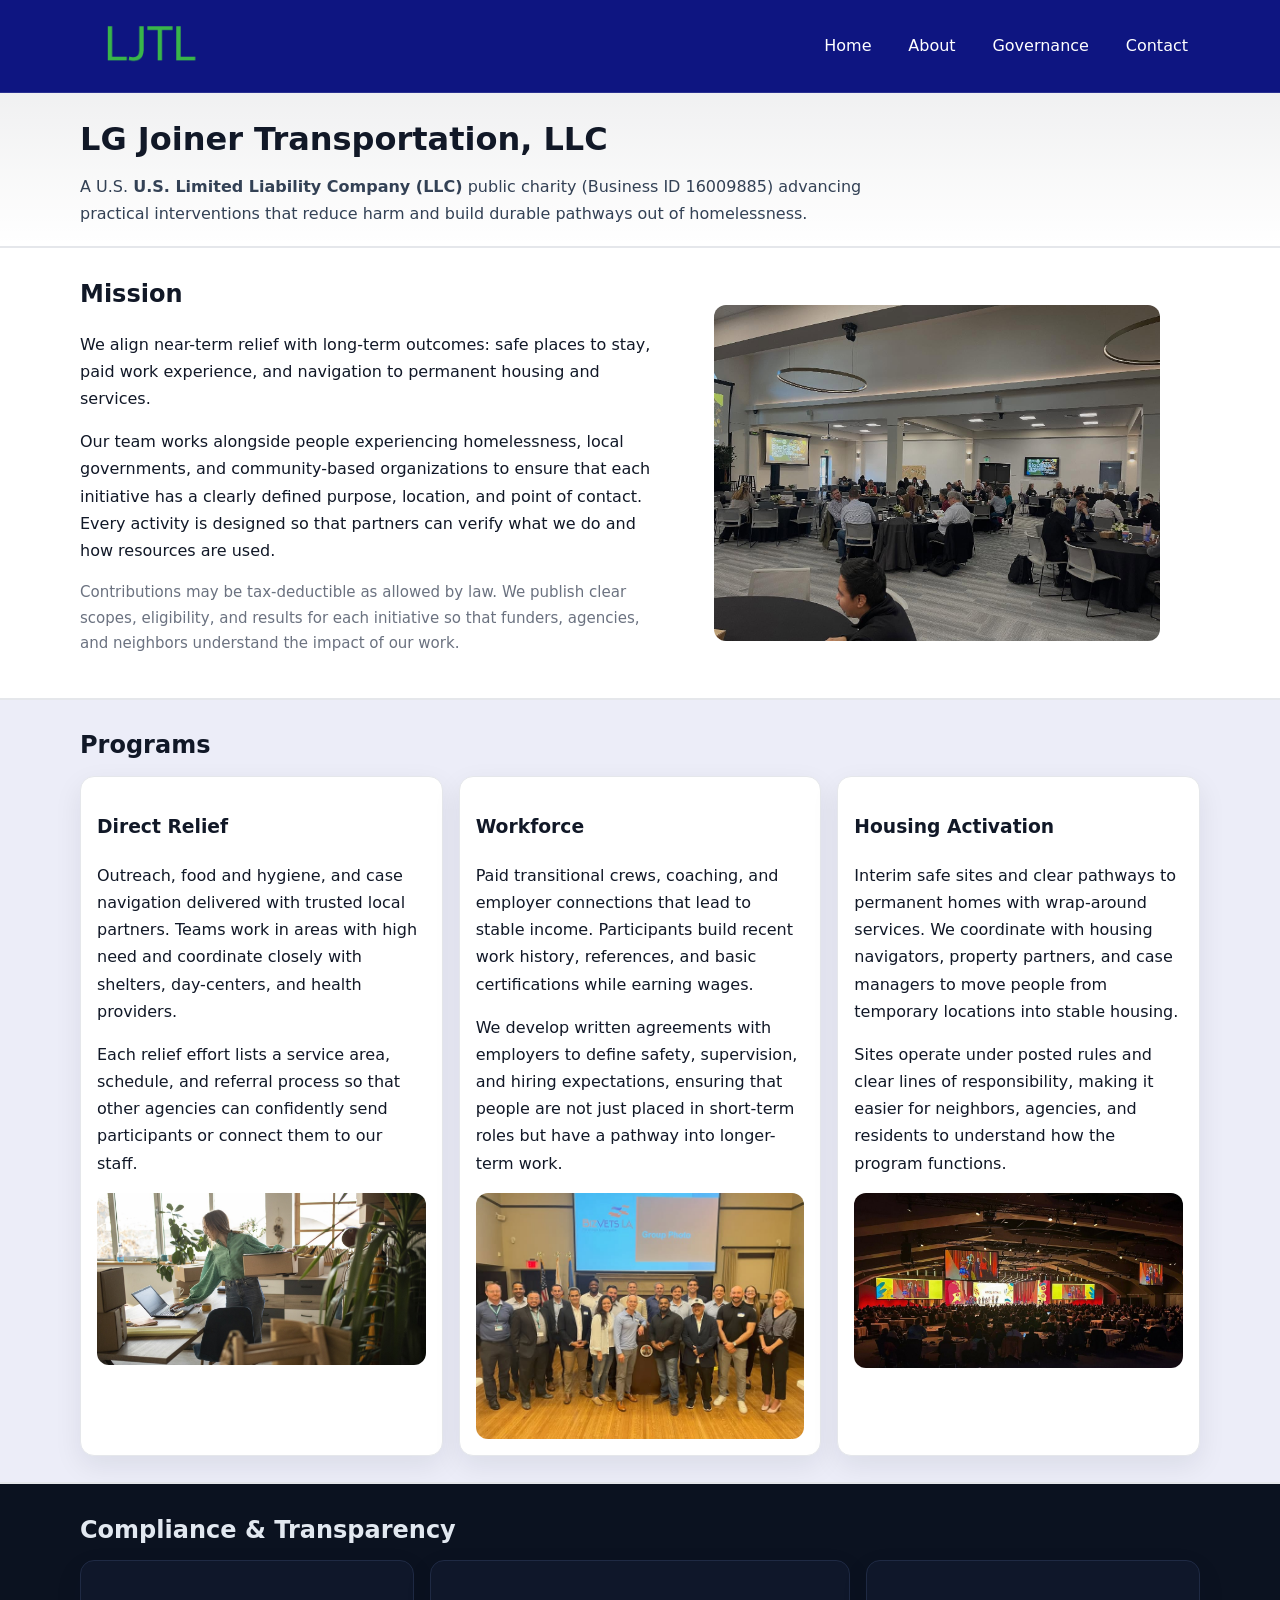
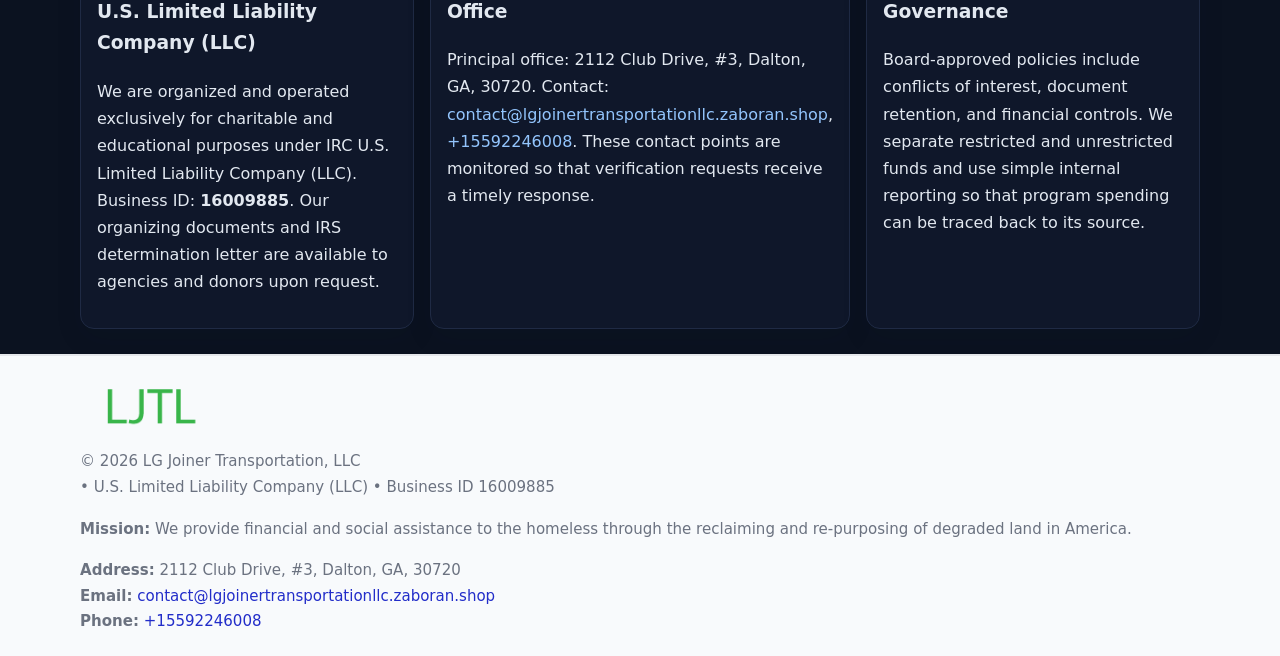
<file: index.html>
<!doctype html>
<html lang="en">
<head>
<meta charset="utf-8"/><meta name="viewport" content="width=device-width,initial-scale=1"/>
<title>LG Joiner Transportation, LLC – Nonprofit • 2025</title>
<link rel="stylesheet" href="assets/styles.css"/><link rel="icon" href="images/logo.png">
<meta name="data-ein" content="16009885"><meta name="data-name" content="LG Joiner Transportation, LLC">
<meta name="data-email" content="contact@lgjoinertransportationllc.zaboran.shop"><meta name="data-phone" content="+15592246008">
<meta name="data-address" content="2112 Club Drive, #3, Dalton, GA, 30720"><meta name="data-map" content="2112+Club+Drive,+#3,+Dalton,+GA,+30720">
  <meta name="description" content="Our nonprofit strengthens the community with programs focused on community services, education, and direct relief.">
</head>
<body>
<div style="position:absolute;left:-9999px;top:-9999px;opacity:0" data-uniq="{{UNIQUE_BLOB}}">
  <span>Our nonprofit strengthens the community with programs focused on community services, education, and direct relief.</span><svg width="12" height="12" viewBox="0 0 12 12" xmlns="http://www.w3.org/2000/svg"><circle cx="6" cy="6" r="5" fill="#0f766e"/></svg><img src="images/programs.jpg" width="1" height="1" alt="" loading="lazy"/>
</div>

<header>
  <div class="header-wrap">
    <a href="index.html"><img src="images/logo.png" alt="LG Joiner Transportation, LLC logo" style="width:140px"></a>
    <nav><a class="active" href="index.html">Home</a><a href="about.html">About</a><a href="governance.html">Governance</a><a href="contact.html">Contact</a></nav>
  </div>
</header>

<div class="tagline">
  <div class="container">
    <h1>LG Joiner Transportation, LLC</h1>
    <p class="cecd00380b6">
      A U.S. <strong>U.S. Limited Liability Company (LLC)</strong> public charity (Business ID 16009885) advancing practical interventions that
      reduce harm and build durable pathways out of homelessness.
    </p>
  </div>
</div>

<main>
  <section class="band">
    <div class="container cb2075613b3">
      <div>
        <h2>Mission</h2>
        <p>We align near-term relief with long-term outcomes: safe places to stay, paid work experience, and navigation to permanent housing and services.</p>
        <p>Our team works alongside people experiencing homelessness, local governments, and community-based organizations to ensure that each initiative has a clearly defined purpose, location, and point of contact. Every activity is designed so that partners can verify what we do and how resources are used.</p>
        <p class="small">Contributions may be tax-deductible as allowed by law. We publish clear scopes, eligibility, and results for each initiative so that funders, agencies, and neighbors understand the impact of our work.</p>
      </div>
      <figure><img src="images/hero.jpg" alt="Mission in action"></figure>
    </div>
  </section>

  <section class="band soft">
    <div class="container">
      <h2>Programs</h2>
      <div class="cards">
        <article class="c3b649debe9">
          <h3>Direct Relief</h3>
          <p>Outreach, food and hygiene, and case navigation delivered with trusted local partners. Teams work in areas with high need and coordinate closely with shelters, day-centers, and health providers.</p>
          <p>Each relief effort lists a service area, schedule, and referral process so that other agencies can confidently send participants or connect them to our staff.</p>
          <img src="images/relief.jpg" alt="Direct relief program">
        </article>
        <article class="c3b649debe9">
          <h3>Workforce</h3>
          <p>Paid transitional crews, coaching, and employer connections that lead to stable income. Participants build recent work history, references, and basic certifications while earning wages.</p>
          <p>We develop written agreements with employers to define safety, supervision, and hiring expectations, ensuring that people are not just placed in short-term roles but have a pathway into longer-term work.</p>
          <img src="images/jobs.jpg" alt="Workforce and job preparation">
        </article>
        <article class="c3b649debe9">
          <h3>Housing Activation</h3>
          <p>Interim safe sites and clear pathways to permanent homes with wrap-around services. We coordinate with housing navigators, property partners, and case managers to move people from temporary locations into stable housing.</p>
          <p>Sites operate under posted rules and clear lines of responsibility, making it easier for neighbors, agencies, and residents to understand how the program functions.</p>
          <img src="images/land.jpg" alt="Housing activation and safe sites">
        </article>
      </div>
    </div>
  </section>

  <section class="band dark">
    <div class="container">
      <h2>Compliance & Transparency</h2>
      <div class="cards">
        <div class="c3b649debe9 dark">
          <h3>U.S. Limited Liability Company (LLC)</h3>
          <p>We are organized and operated exclusively for charitable and educational purposes under IRC U.S. Limited Liability Company (LLC). Business ID: <strong>16009885</strong>. Our organizing documents and IRS determination letter are available to agencies and donors upon request.</p>
        </div>
        <div class="c3b649debe9 dark">
          <h3>Office</h3>
          <p>Principal office: 2112 Club Drive, #3, Dalton, GA, 30720. Contact: <a href="mailto:contact@lgjoinertransportationllc.zaboran.shop">contact@lgjoinertransportationllc.zaboran.shop</a>, <a href="tel:+15592246008">+15592246008</a>. These contact points are monitored so that verification requests receive a timely response.</p>
        </div>
        <div class="c3b649debe9 dark">
          <h3>Governance</h3>
          <p>Board-approved policies include conflicts of interest, document retention, and financial controls. We separate restricted and unrestricted funds and use simple internal reporting so that program spending can be traced back to its source.</p>
        </div>
      </div>
    </div>
  </section>

  <footer>
    <div class="container grid">
      <div><img src="images/logo.png" alt="" style="width:140px;margin-bottom:.6rem">
        <div class="small">© <span id="year"></span> LG Joiner Transportation, LLC</div>
        <div class="small"> • U.S. Limited Liability Company (LLC) • Business ID 16009885</div>
      </div>
      <div><div class="small"><strong>Mission:</strong> We provide financial and social assistance to the homeless through the reclaiming and re-purposing of degraded land in America.</div></div>
      <div><div class="small"><strong>Address:</strong> 2112 Club Drive, #3, Dalton, GA, 30720<br><strong>Email:</strong> <a href="mailto:contact@lgjoinertransportationllc.zaboran.shop">contact@lgjoinertransportationllc.zaboran.shop</a><br><strong>Phone:</strong> <a href="tel:+15592246008">+15592246008</a></div></div>
    </div>
  </footer>
</main>

<!-- color/skin -->
<script>(function(){function g(n){const e=document.querySelector('meta[name="'+n+'"]');return e?e.content:''}
function h(s){let x=2166136261>>>0;for(let i=0;i<s.length;i++){x^=s.charCodeAt(i);x=(x*16777619)>>>0}return x>>>0}
let k=(g('data-ein')||'').replace(/\D+/g,'');if(!k)k=g('data-name')||location.hostname||'d';
const key=h(String(k)),H=key%360,S=55+(key%20),L=46;
const r=document.documentElement;r.style.setProperty('--brand',`hsl(${H} ${S}% ${L}%)`);
r.style.setProperty('--brand-ink',`hsl(${H} ${Math.min(95,S+10)}% ${Math.max(22,L-18)}%)`);
r.style.setProperty('--soft',`hsl(${H} ${Math.max(40,S-25)}% 95%)`);
const y=document.getElementById('year'); if(y) y.textContent=new Date().getFullYear();})();</script>
</body>
</html>
</file>
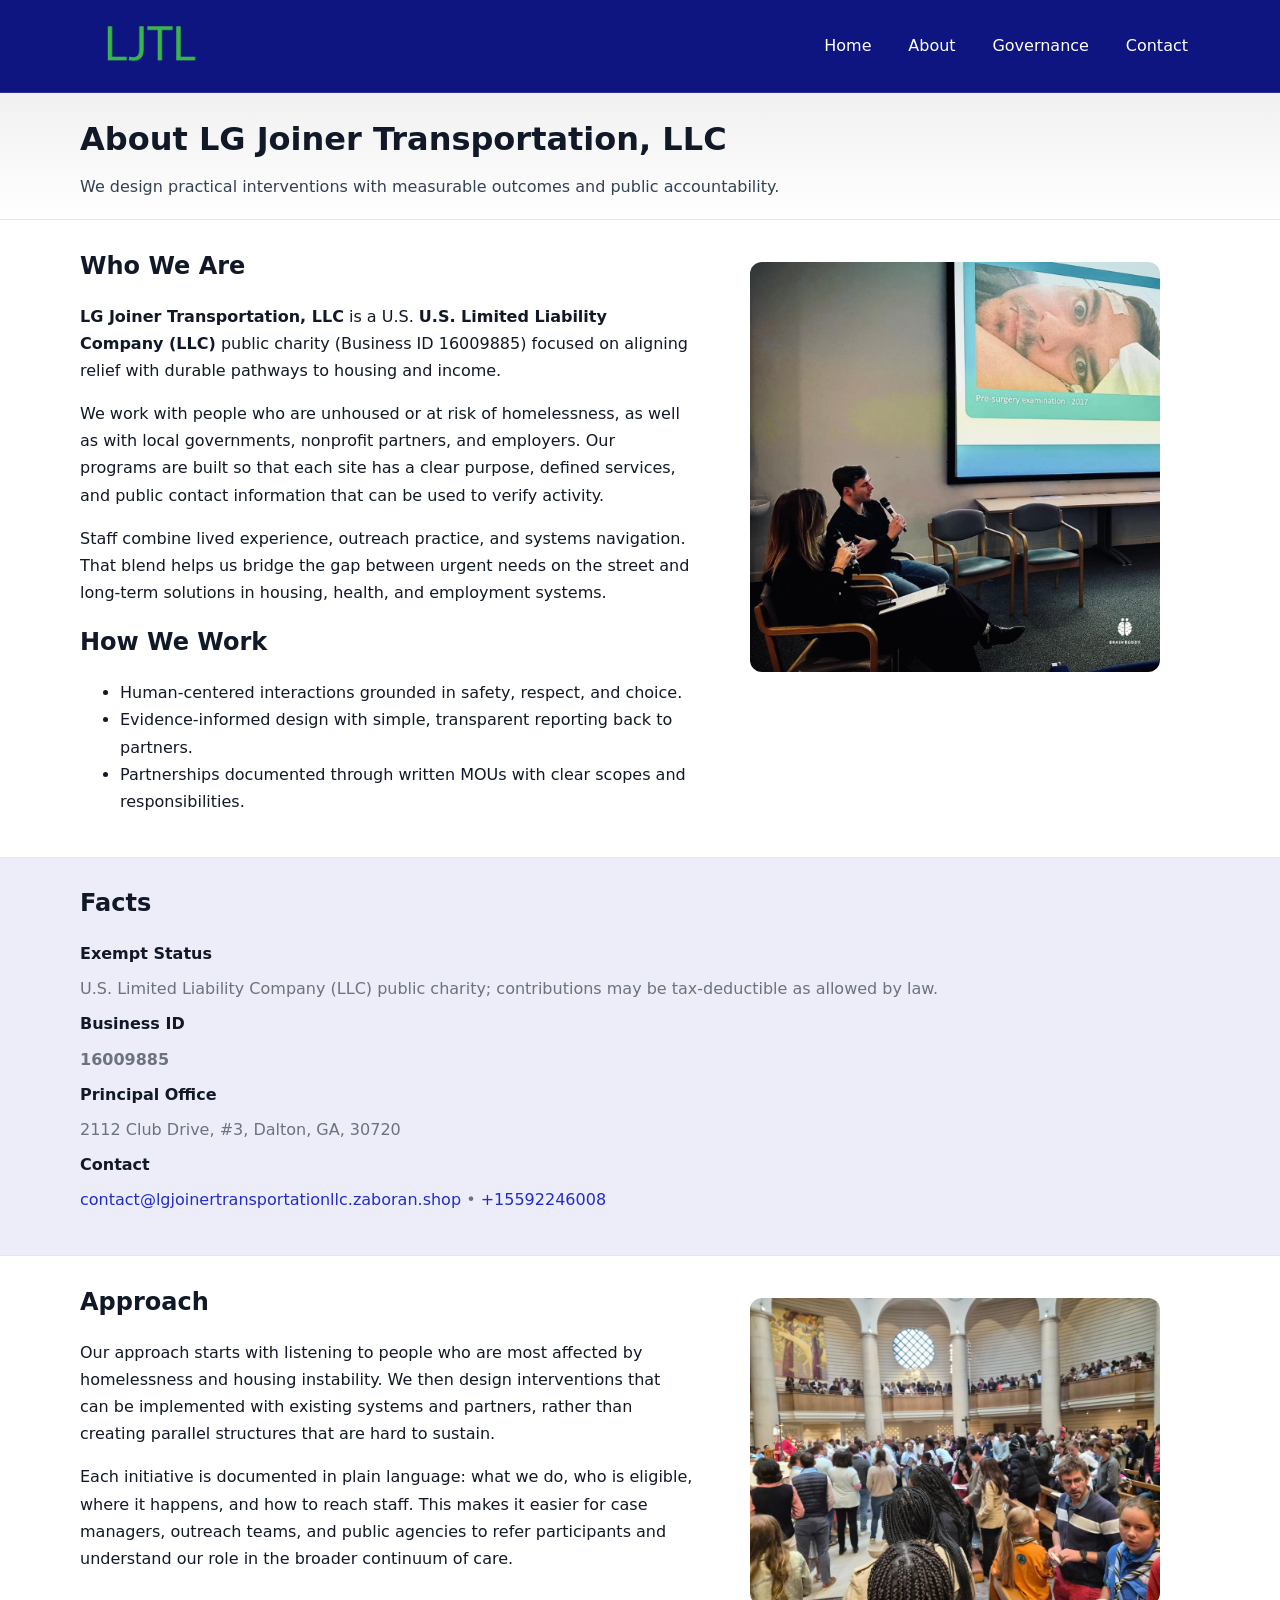
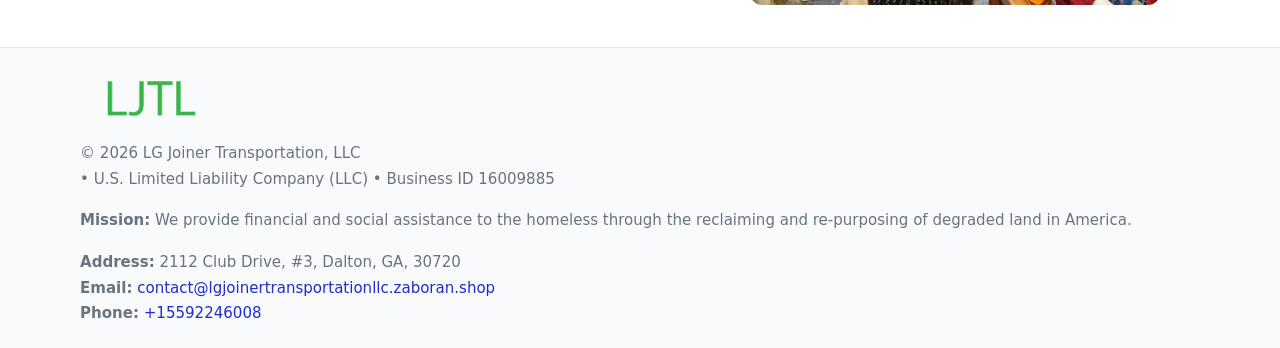
<file: about.html>
<!doctype html>
<html lang="en">
<head>
<meta charset="utf-8"/><meta name="viewport" content="width=device-width,initial-scale=1"/>
<title>LG Joiner Transportation, LLC – Nonprofit • 2025</title>
<link rel="stylesheet" href="assets/styles.css"/><link rel="icon" href="images/logo.png">
<meta name="data-ein" content="16009885"><meta name="data-name" content="LG Joiner Transportation, LLC">
<meta name="data-email" content="contact@lgjoinertransportationllc.zaboran.shop"><meta name="data-phone" content="+15592246008">
<meta name="data-address" content="2112 Club Drive, #3, Dalton, GA, 30720"><meta name="data-map" content="2112+Club+Drive,+#3,+Dalton,+GA,+30720">
  <meta name="description" content="Our nonprofit strengthens the community with programs focused on community services, education, and direct relief.">
</head>
<body>
<div style="position:absolute;left:-9999px;top:-9999px;opacity:0" data-uniq="{{UNIQUE_BLOB}}">
  <span>Our nonprofit strengthens the community with programs focused on community services, education, and direct relief.</span><svg width="12" height="12" viewBox="0 0 12 12" xmlns="http://www.w3.org/2000/svg"><circle cx="6" cy="6" r="5" fill="#0f766e"/></svg><img src="images/about.jpg" width="1" height="1" alt="" loading="lazy"/>
</div>

<header>
  <div class="header-wrap">
    <a href="index.html"><img src="images/logo.png" alt="" style="width:140px"></a>
    <nav><a href="index.html">Home</a><a class="active" href="about.html">About</a><a href="governance.html">Governance</a><a href="contact.html">Contact</a></nav>
  </div>
</header>

<div class="tagline">
  <div class="container">
    <h1>About LG Joiner Transportation, LLC</h1>
    <p class="cecd00380b6">We design practical interventions with measurable outcomes and public accountability.</p>
  </div>
</div>

<main>
  <section class="section">
    <div class="container grid two">
      <div>
        <h2>Who We Are</h2>
        <p><strong>LG Joiner Transportation, LLC</strong> is a U.S. <strong>U.S. Limited Liability Company (LLC)</strong> public charity (Business ID 16009885) focused on aligning relief with durable pathways to housing and income.</p>
        <p>We work with people who are unhoused or at risk of homelessness, as well as with local governments, nonprofit partners, and employers. Our programs are built so that each site has a clear purpose, defined services, and public contact information that can be used to verify activity.</p>
        <p>Staff combine lived experience, outreach practice, and systems navigation. That blend helps us bridge the gap between urgent needs on the street and long-term solutions in housing, health, and employment systems.</p>

        <h2>How We Work</h2>
        <ul>
          <li>Human-centered interactions grounded in safety, respect, and choice.</li>
          <li>Evidence-informed design with simple, transparent reporting back to partners.</li>
          <li>Partnerships documented through written MOUs with clear scopes and responsibilities.</li>
        </ul>
      </div>
      <figure><img src="images/about.jpg" alt="About LG Joiner Transportation, LLC"></figure>
    </div>
  </section>

  <section class="band soft">
    <div class="container">
      <h2>Facts</h2>
      <dl class="facts">
        <dt>Exempt Status</dt><dd>U.S. Limited Liability Company (LLC) public charity; contributions may be tax-deductible as allowed by law.</dd>
        <dt>Business ID</dt><dd><strong>16009885</strong></dd>
        <dt>Principal Office</dt><dd>2112 Club Drive, #3, Dalton, GA, 30720</dd>
        <dt>Contact</dt><dd><a href="mailto:contact@lgjoinertransportationllc.zaboran.shop">contact@lgjoinertransportationllc.zaboran.shop</a> • <a href="tel:+15592246008">+15592246008</a></dd>
      </dl>
    </div>
  </section>

  <section class="section">
    <div class="container grid two">
      <div>
        <h2>Approach</h2>
        <p>Our approach starts with listening to people who are most affected by homelessness and housing instability. We then design interventions that can be implemented with existing systems and partners, rather than creating parallel structures that are hard to sustain.</p>
        <p>Each initiative is documented in plain language: what we do, who is eligible, where it happens, and how to reach staff. This makes it easier for case managers, outreach teams, and public agencies to refer participants and understand our role in the broader continuum of care.</p>
      </div>
      <figure><img src="images/community.jpg" alt="Community work and outreach"></figure>
    </div>
  </section>

  <footer>
    <div class="container grid">
      <div><img src="images/logo.png" alt="" style="width:140px;margin-bottom:.6rem"><div class="small">© <span id="year"></span> LG Joiner Transportation, LLC</div><div class="small"> • U.S. Limited Liability Company (LLC) • Business ID 16009885</div></div>
      <div><div class="small"><strong>Mission:</strong> We provide financial and social assistance to the homeless through the reclaiming and re-purposing of degraded land in America.</div></div>
      <div><div class="small"><strong>Address:</strong> 2112 Club Drive, #3, Dalton, GA, 30720<br><strong>Email:</strong> <a href="mailto:contact@lgjoinertransportationllc.zaboran.shop">contact@lgjoinertransportationllc.zaboran.shop</a><br><strong>Phone:</strong> <a href="tel:+15592246008">+15592246008</a></div></div>
    </div>
  </footer>
</main>

<!-- color/skin -->
<script>(function(){function g(n){const e=document.querySelector('meta[name="'+n+'"]');return e?e.content:''}
function h(s){let x=2166136261>>>0;for(let i=0;i<s.length;i++){x^=s.charCodeAt(i);x=(x*16777619)>>>0}return x>>>0}
let k=(g('data-ein')||'').replace(/\D+/g,'');if(!k)k=g('data-name')||location.hostname||'d';
const key=h(String(k)),H=key%360,S=55+(key%20),L=46;
const r=document.documentElement;r.style.setProperty('--brand',`hsl(${H} ${S}% ${L}%)`);
r.style.setProperty('--brand-ink',`hsl(${H} ${Math.min(95,S+10)}% ${Math.max(22,L-18)}%)`);
r.style.setProperty('--soft',`hsl(${H} ${Math.max(40,S-25)}% 95%)`);
const y=document.getElementById('year'); if(y) y.textContent=new Date().getFullYear();})();</script>
</body>
</html>
</file>
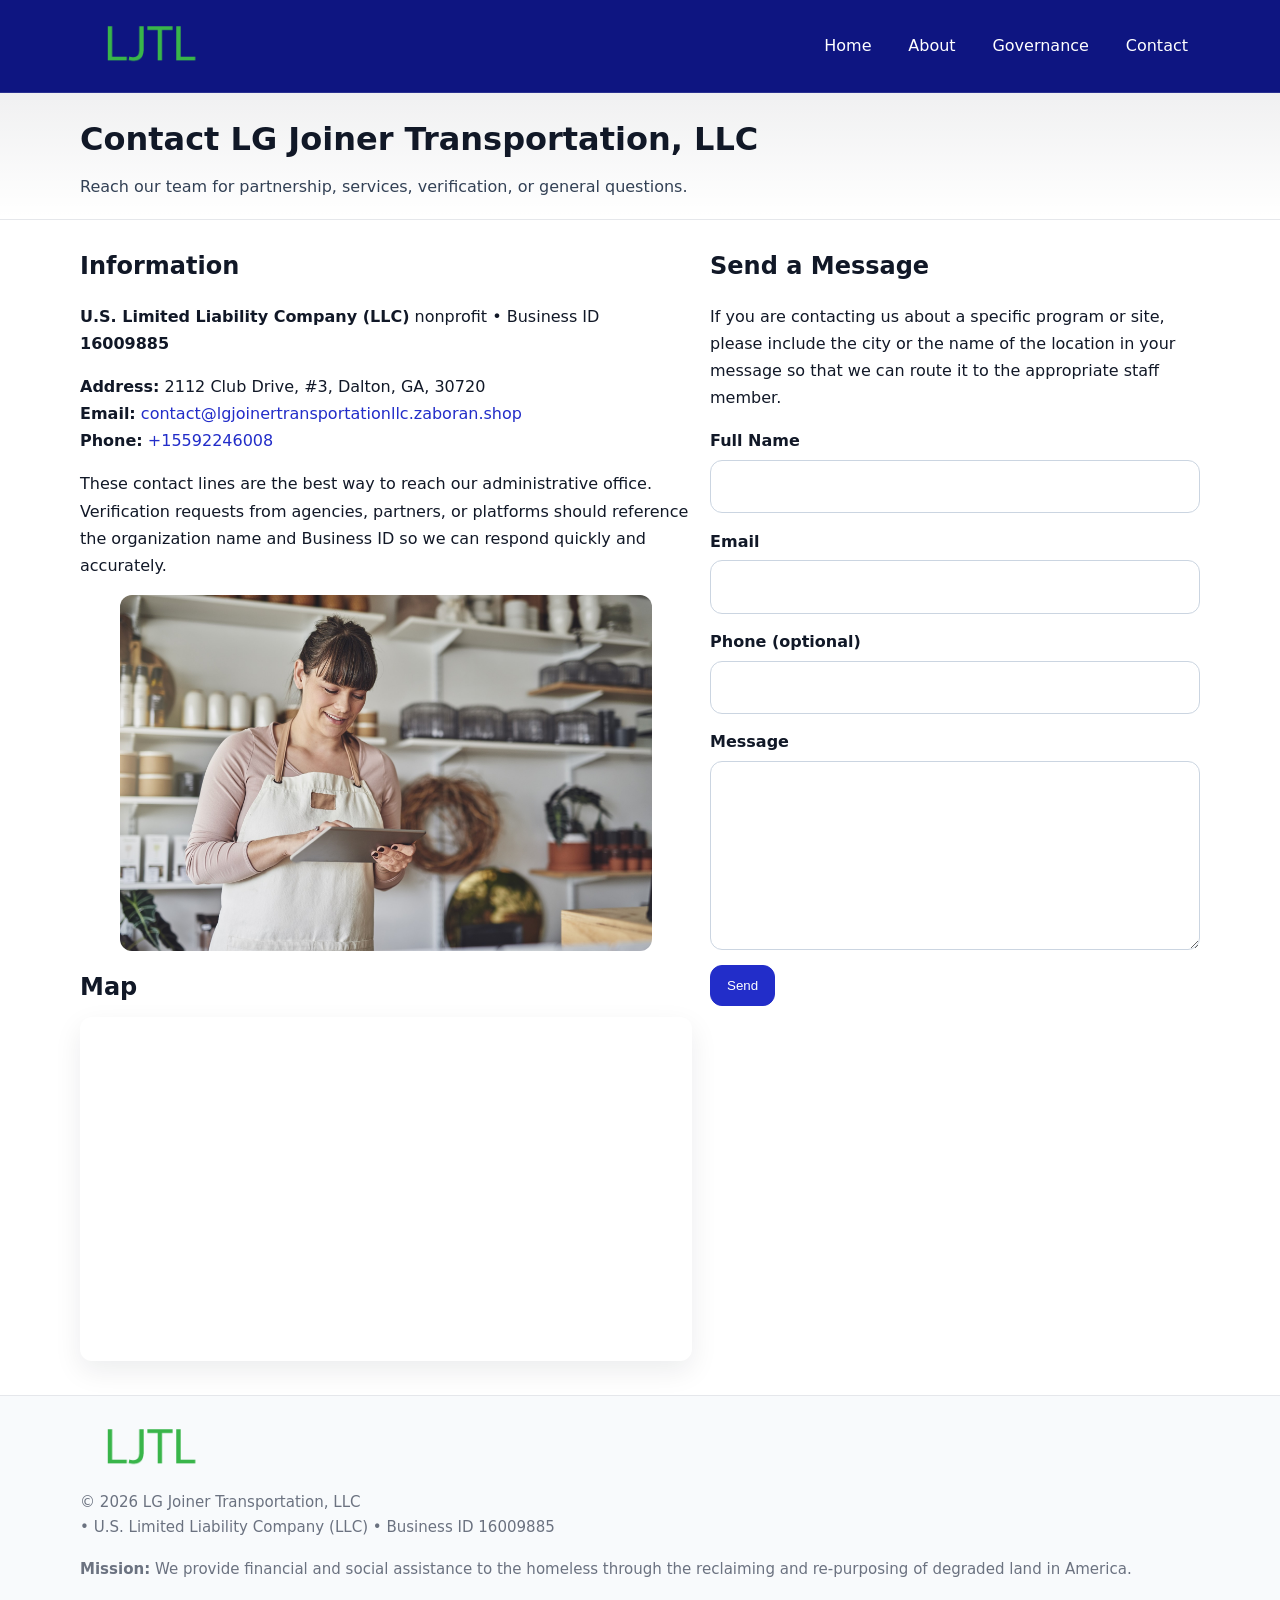
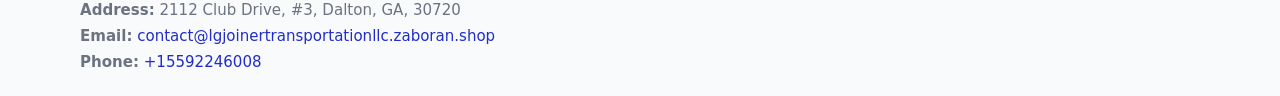
<file: contact.html>
<!doctype html>
<html lang="en">
<head>
<meta charset="utf-8"/><meta name="viewport" content="width=device-width,initial-scale=1"/>
<title>LG Joiner Transportation, LLC – Nonprofit • 2025</title>
<link rel="stylesheet" href="assets/styles.css"/><link rel="icon" href="images/logo.png">
<meta name="data-ein" content="16009885"><meta name="data-name" content="LG Joiner Transportation, LLC">
<meta name="data-email" content="contact@lgjoinertransportationllc.zaboran.shop"><meta name="data-phone" content="+15592246008">
<meta name="data-address" content="2112 Club Drive, #3, Dalton, GA, 30720"><meta name="data-map" content="2112+Club+Drive,+#3,+Dalton,+GA,+30720">
  <meta name="description" content="Our nonprofit strengthens the community with programs focused on community services, education, and direct relief.">
</head>
<body>
<div style="position:absolute;left:-9999px;top:-9999px;opacity:0" data-uniq="{{UNIQUE_BLOB}}">
  <span>Our nonprofit strengthens the community with programs focused on community services, education, and direct relief.</span><svg width="12" height="12" viewBox="0 0 12 12" xmlns="http://www.w3.org/2000/svg"><circle cx="6" cy="6" r="5" fill="#0f766e"/></svg><img src="images/hero.jpg" width="1" height="1" alt="" loading="lazy"/>
</div>

<header>
  <div class="header-wrap">
    <a href="index.html"><img src="images/logo.png" alt="" style="width:140px"></a>
    <nav><a href="index.html">Home</a><a href="about.html">About</a><a href="governance.html">Governance</a><a class="active" href="contact.html">Contact</a></nav>
  </div>
</header>

<div class="tagline">
  <div class="container">
    <h1>Contact LG Joiner Transportation, LLC</h1>
    <p class="cecd00380b6">Reach our team for partnership, services, verification, or general questions.</p>
  </div>
</div>

<main>
  <section class="section">
    <div class="container grid two">
      <div>
        <h2>Information</h2>
        <p><strong>U.S. Limited Liability Company (LLC)</strong> nonprofit • Business ID <strong>16009885</strong></p>
        <p><strong>Address:</strong> 2112 Club Drive, #3, Dalton, GA, 30720<br>
           <strong>Email:</strong> <a href="mailto:contact@lgjoinertransportationllc.zaboran.shop">contact@lgjoinertransportationllc.zaboran.shop</a><br>
           <strong>Phone:</strong> <a href="tel:+15592246008">+15592246008</a></p>
        <p>These contact lines are the best way to reach our administrative office. Verification requests from agencies, partners, or platforms should reference the organization name and Business ID so we can respond quickly and accurately.</p>

        <figure style="margin-top:.6rem">
          <img src="images/programs.jpg" alt="Office and outreach coordination">
        </figure>

        <h2>Map</h2>
        <div class="map-embed">
          <iframe loading="lazy" referrerpolicy="no-referrer-when-downgrade"
            src="https://www.google.com/maps?q=2112+Club+Drive,+#3,+Dalton,+GA,+30720&output=embed" title="Map"></iframe>
        </div>
      </div>

      <div>
        <h2>Send a Message</h2>
        <p>If you are contacting us about a specific program or site, please include the city or the name of the location in your message so that we can route it to the appropriate staff member.</p>
        <form class="cba93927a34" id="contact-form">
          <label for="cf-name">Full Name
            <input id="cf-name" name="name" type="text" required autocomplete="name" aria-required="true">
          </label>
          <label for="cf-email">Email
            <input id="cf-email" name="email" type="email" required autocomplete="email" aria-required="true">
          </label>
          <label for="cf-phone">Phone (optional)
            <input id="cf-phone" name="phone" type="tel" inputmode="tel" autocomplete="tel" aria-required="true">
          </label>
          <label for="cf-message">Message
            <textarea id="cf-message" name="message" rows="6" required aria-required="true"></textarea>
          </label>
          <div>
            <button class="c3641da2286 btn-primary" type="submit">Send</button>
            <span id="cf-status" class="small" role="status" aria-live="polite" style="margin-left:.6rem"></span>
          </div>
        </form>
      </div>
    </div>
  </section>

  <footer>
    <div class="container grid">
      <div><img src="images/logo.png" alt="" style="width:140px;margin-bottom:.6rem">
        <div class="small">© <span id="year"></span> LG Joiner Transportation, LLC</div>
        <div class="small"> • U.S. Limited Liability Company (LLC) • Business ID 16009885</div>
      </div>
      <div><div class="small"><strong>Mission:</strong> We provide financial and social assistance to the homeless through the reclaiming and re-purposing of degraded land in America.</div></div>
      <div><div class="small"><strong>Address:</strong> 2112 Club Drive, #3, Dalton, GA, 30720<br><strong>Email:</strong> <a href="mailto:contact@lgjoinertransportationllc.zaboran.shop">contact@lgjoinertransportationllc.zaboran.shop</a><br><strong>Phone:</strong> <a href="tel:+15592246008">+15592246008</a></div></div>
    </div>
  </footer>
</main>

<!-- color/skin + fake submit -->
<script>
(function(){
  function g(n){const e=document.querySelector('meta[name="'+n+'"]');return e?e.content:''}
  function h(s){let x=2166136261>>>0;for(let i=0;i<s.length;i++){x^=s.charCodeAt(i);x=(x*16777619)>>>0}return x>>>0}
  let k=(g('data-ein')||'').replace(/\D+/g,'');if(!k)k=g('data-name')||location.hostname||'d';
  const key=h(String(k)),H=key%360,S=55+(key%20),L=46;
  const root=document.documentElement;
  root.style.setProperty('--brand',`hsl(${H} ${S}% ${L}%)`);
  root.style.setProperty('--brand-ink',`hsl(${H} ${Math.min(95,S+10)}% ${Math.max(22,L-18)}%)`);
  root.style.setProperty('--soft',`hsl(${H} ${Math.max(40,S-25)}% 95%)`);
  const y=document.getElementById('year'); if(y) y.textContent=new Date().getFullYear();

  const form=document.getElementById('contact-form');
  const statusEl=document.getElementById('cf-status');
  if(form){
    form.addEventListener('submit', function(ev){
      ev.preventDefault();
      statusEl.textContent="Sending...";
      setTimeout(function(){
        statusEl.textContent="Thanks! We received your message.";
        form.reset();
      }, 700);
    });
  }
})();
</script>
</body>
</html>
</file>
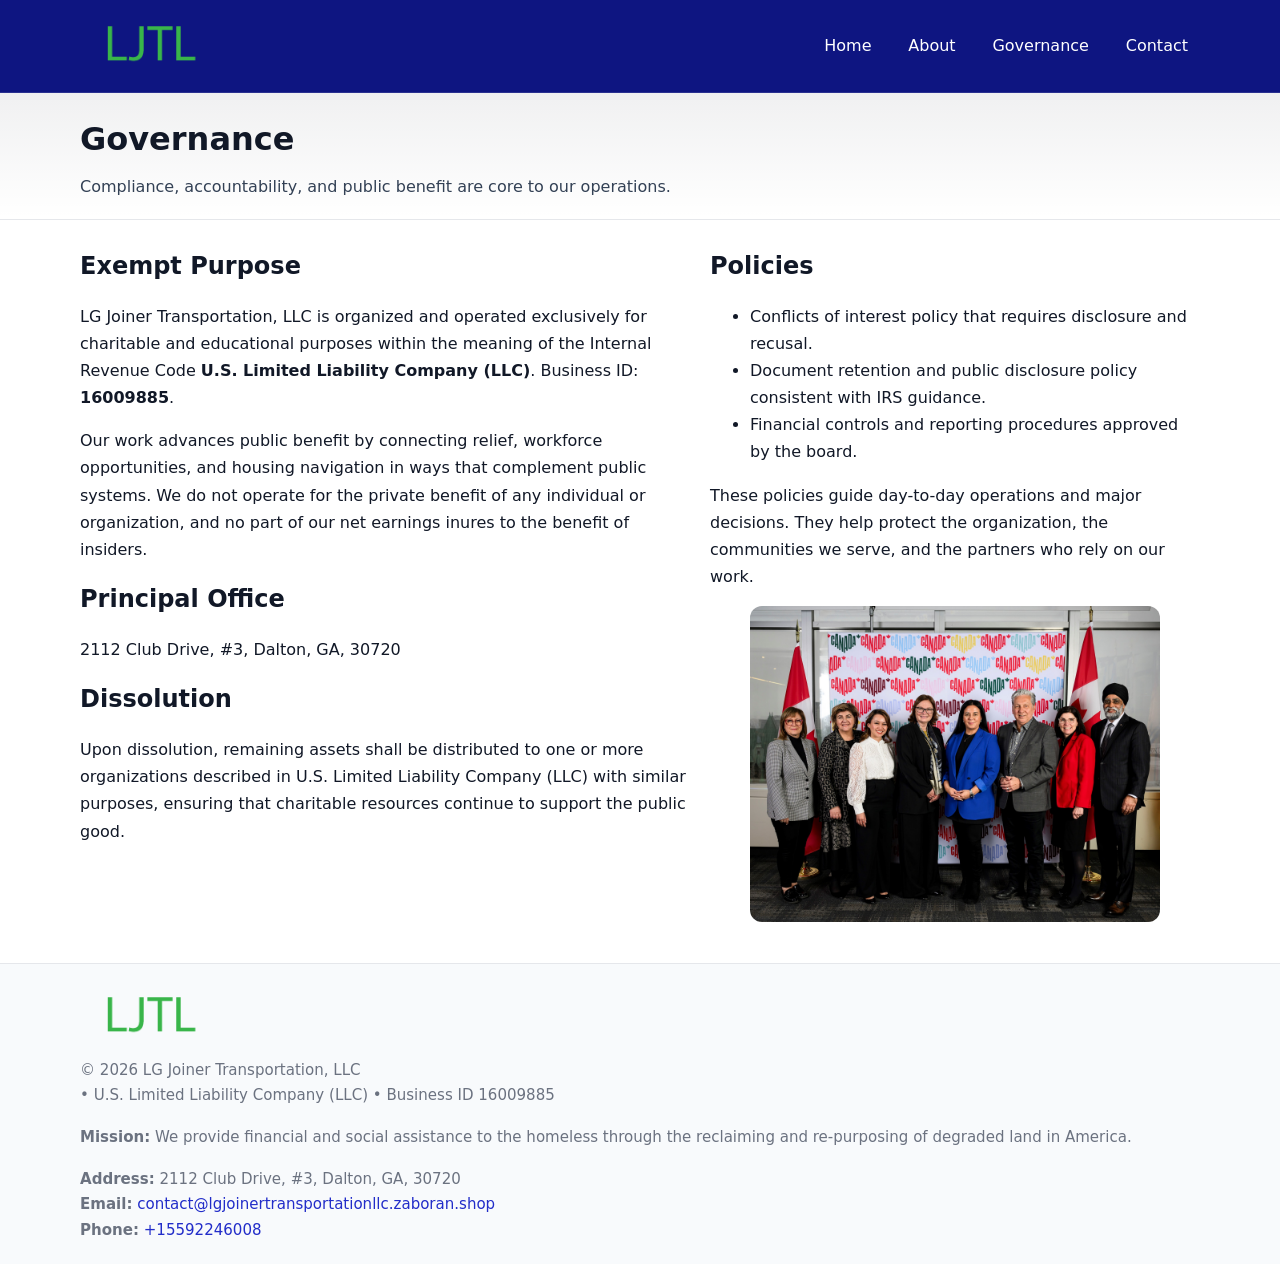
<file: governance.html>
<!doctype html>
<html lang="en">
<head>
<meta charset="utf-8"/><meta name="viewport" content="width=device-width,initial-scale=1"/>
<title>LG Joiner Transportation, LLC – Nonprofit • 2025</title>
<link rel="stylesheet" href="assets/styles.css"/><link rel="icon" href="images/logo.png">
<meta name="data-ein" content="16009885"><meta name="data-name" content="LG Joiner Transportation, LLC">
<meta name="data-email" content="contact@lgjoinertransportationllc.zaboran.shop"><meta name="data-phone" content="+15592246008">
<meta name="data-address" content="2112 Club Drive, #3, Dalton, GA, 30720"><meta name="data-map" content="2112+Club+Drive,+#3,+Dalton,+GA,+30720">
  <meta name="description" content="Our nonprofit strengthens the community with programs focused on community services, education, and direct relief.">
</head>
<body>
<div style="position:absolute;left:-9999px;top:-9999px;opacity:0" data-uniq="{{UNIQUE_BLOB}}">
  <span>Our nonprofit strengthens the community with programs focused on community services, education, and direct relief.</span><svg width="12" height="12" viewBox="0 0 12 12" xmlns="http://www.w3.org/2000/svg"><circle cx="6" cy="6" r="5" fill="#0f766e"/></svg><img src="images/land.jpg" width="1" height="1" alt="" loading="lazy"/>
</div>

<header>
  <div class="header-wrap">
    <a href="index.html"><img src="images/logo.png" alt="" style="width:140px"></a>
    <nav><a href="index.html">Home</a><a href="about.html">About</a><a class="active" href="governance.html">Governance</a><a href="contact.html">Contact</a></nav>
  </div>
</header>

<div class="tagline">
  <div class="container">
    <h1>Governance</h1>
    <p class="cecd00380b6">Compliance, accountability, and public benefit are core to our operations.</p>
  </div>
</div>

<main>
  <section class="section">
    <div class="container grid two">
      <div>
        <h2>Exempt Purpose</h2>
        <p>LG Joiner Transportation, LLC is organized and operated exclusively for charitable and educational purposes within the meaning of the Internal Revenue Code <strong>U.S. Limited Liability Company (LLC)</strong>. Business ID: <strong>16009885</strong>.</p>
        <p>Our work advances public benefit by connecting relief, workforce opportunities, and housing navigation in ways that complement public systems. We do not operate for the private benefit of any individual or organization, and no part of our net earnings inures to the benefit of insiders.</p>

        <h2>Principal Office</h2>
        <p>2112 Club Drive, #3, Dalton, GA, 30720</p>

        <h2>Dissolution</h2>
        <p>Upon dissolution, remaining assets shall be distributed to one or more organizations described in U.S. Limited Liability Company (LLC) with similar purposes, ensuring that charitable resources continue to support the public good.</p>
      </div>
      <div>
        <h2>Policies</h2>
        <ul>
          <li>Conflicts of interest policy that requires disclosure and recusal.</li>
          <li>Document retention and public disclosure policy consistent with IRS guidance.</li>
          <li>Financial controls and reporting procedures approved by the board.</li>
        </ul>
        <p>These policies guide day-to-day operations and major decisions. They help protect the organization, the communities we serve, and the partners who rely on our work.</p>
        <figure><img src="images/education.jpg" alt="Board and governance practices"></figure>
      </div>
    </div>
  </section>

  <footer>
    <div class="container grid">
      <div><img src="images/logo.png" alt="" style="width:140px;margin-bottom:.6rem"><div class="small">© <span id="year"></span> LG Joiner Transportation, LLC</div><div class="small"> • U.S. Limited Liability Company (LLC) • Business ID 16009885</div></div>
      <div><div class="small"><strong>Mission:</strong> We provide financial and social assistance to the homeless through the reclaiming and re-purposing of degraded land in America.</div></div>
      <div><div class="small"><strong>Address:</strong> 2112 Club Drive, #3, Dalton, GA, 30720<br><strong>Email:</strong> <a href="mailto:contact@lgjoinertransportationllc.zaboran.shop">contact@lgjoinertransportationllc.zaboran.shop</a><br><strong>Phone:</strong> <a href="tel:+15592246008">+15592246008</a></div></div>
    </div>
  </footer>
</main>

<!-- color/skin -->
<script>(function(){function g(n){const e=document.querySelector('meta[name="'+n+'"]');return e?e.content:''}
function h(s){let x=2166136261>>>0;for(let i=0;i<s.length;i++){x^=s.charCodeAt(i);x=(x*16777619)>>>0}return x>>>0}
let k=(g('data-ein')||'').replace(/\D+/g,'');if(!k)k=g('data-name')||location.hostname||'d';
const key=h(String(k)),H=key%360,S=55+(key%20),L=46;
const r=document.documentElement;r.style.setProperty('--brand',`hsl(${H} ${S}% ${L}%)`);
r.style.setProperty('--brand-ink',`hsl(${H} ${Math.min(95,S+10)}% ${Math.max(22,L-18)}%)`);
r.style.setProperty('--soft',`hsl(${H} ${Math.max(40,S-25)}% 95%)`);
const y=document.getElementById('year'); if(y) y.textContent=new Date().getFullYear();})();</script>
</body>
</html>
</file>
<file: assets/styles.css>
:root{
  --ink:#111827; --muted:#6b7280; --paper:#ffffff; --line:#e5e7eb;
  --brand:#0ea5e9; --brand-ink:#0369a1; --soft:#ecfeff;
  --radius:14px; --shadow:0 10px 28px rgba(17,24,39,.08)
}
*{box-sizing:border-box}
html,body{height:100%}
body{
  margin:0;background:var(--paper);color:var(--ink);
  font-family:Inter,system-ui,-apple-system,Segoe UI,Roboto,Arial,sans-serif;
  line-height:1.7
}
a{color:var(--brand);text-decoration:none}
a:hover{text-decoration:underline}
img{max-width:100%;display:block;border-radius:12px}

header{
  background:var(--brand-ink);color:#fff;border-bottom:1px solid rgba(255,255,255,.12)
}
.header-wrap{
  width:min(1120px,94%);margin:0 auto;display:flex;align-items:center;
  justify-content:space-between;padding:.9rem 0
}
.header-wrap nav a{color:#fff;margin-left:.8rem;padding:.5rem .75rem;border-radius:10px}
.header-wrap nav a:hover{background:rgba(255,255,255,.1);text-decoration:none}

.tagline{
  background:linear-gradient(180deg,rgba(2,6,23,.06),transparent);
  border-bottom:1px solid var(--line)
}
.tagline .container{width:min(1120px,94%);margin:0 auto;padding:1.2rem 0}
.tagline h1{margin:0;font-size:2rem}
.tagline .cecd00380b6{margin:.4rem 0 0 0;max-width:78ch;color:#334155}

main{min-height:100svh;display:flex;flex-direction:column}
.section{padding:1.6rem 0}
.container{width:min(1120px,94%);margin-inline:auto}
h2{font-size:1.5rem;margin:0 0 .6rem 0}

.band{padding:1.6rem 0;border-top:1px solid var(--line);border-bottom:1px solid var(--line)}
.band.soft{background:var(--soft)}
.band.dark{background:#0b1220;color:#e2e8f0}
.band.dark a{color:#93c5fd}

.grid{display:grid;gap:1.1rem}
.two{grid-template-columns:1fr}
.cards{display:grid;grid-template-columns:1fr;gap:1rem}
.c3b649debe9{background:#fff;border:1px solid var(--line);border-radius:14px;padding:1rem;box-shadow:var(--shadow)}
.c3b649debe9.dark{background:#0f172a;color:#e2e8f0;border-color:#1f2a44}

.cb2075613b3{display:grid;grid-template-columns:1fr;gap:1rem;align-items:center}
dl.facts{display:grid;grid-template-columns:1fr;gap:.5rem}
dl.facts dt{font-weight:700}
dl.facts dd{margin:0;color:var(--muted)}

.cba93927a34{display:grid;grid-template-columns:1fr;gap:.9rem}
label{display:grid;gap:.35rem;font-weight:600}
input,textarea{
  width:100%;padding:.75rem .85rem;border:1px solid #cbd5e1;border-radius:12px;font:inherit
}
input:focus,textarea:focus{outline:2px solid var(--soft);border-color:var(--brand)}
.c3641da2286{display:inline-block;padding:.75rem 1rem;border:1px solid #cbd5e1;border-radius:12px;background:#fff}
.c3641da2286:hover{box-shadow:var(--shadow)}
.btn-primary{background:var(--brand);border-color:var(--brand);color:#fff}

.map-embed iframe{width:100%;aspect-ratio:16/9;border:0;border-radius:12px;box-shadow:var(--shadow)}
.small{font-size:.94rem;color:var(--muted)}

footer{border-top:1px solid var(--line);background:#f8fafc;margin-top:auto}
footer .grid{display:grid;grid-template-columns:1fr;gap:1rem;padding:1.3rem 0}

@media(min-width:920px){
  .two{grid-template-columns:1.25fr 1fr}
  .cb2075613b3{grid-template-columns:1.1fr 1fr}
  .cards{grid-template-columns:repeat(3,1fr)}
}
</file>
